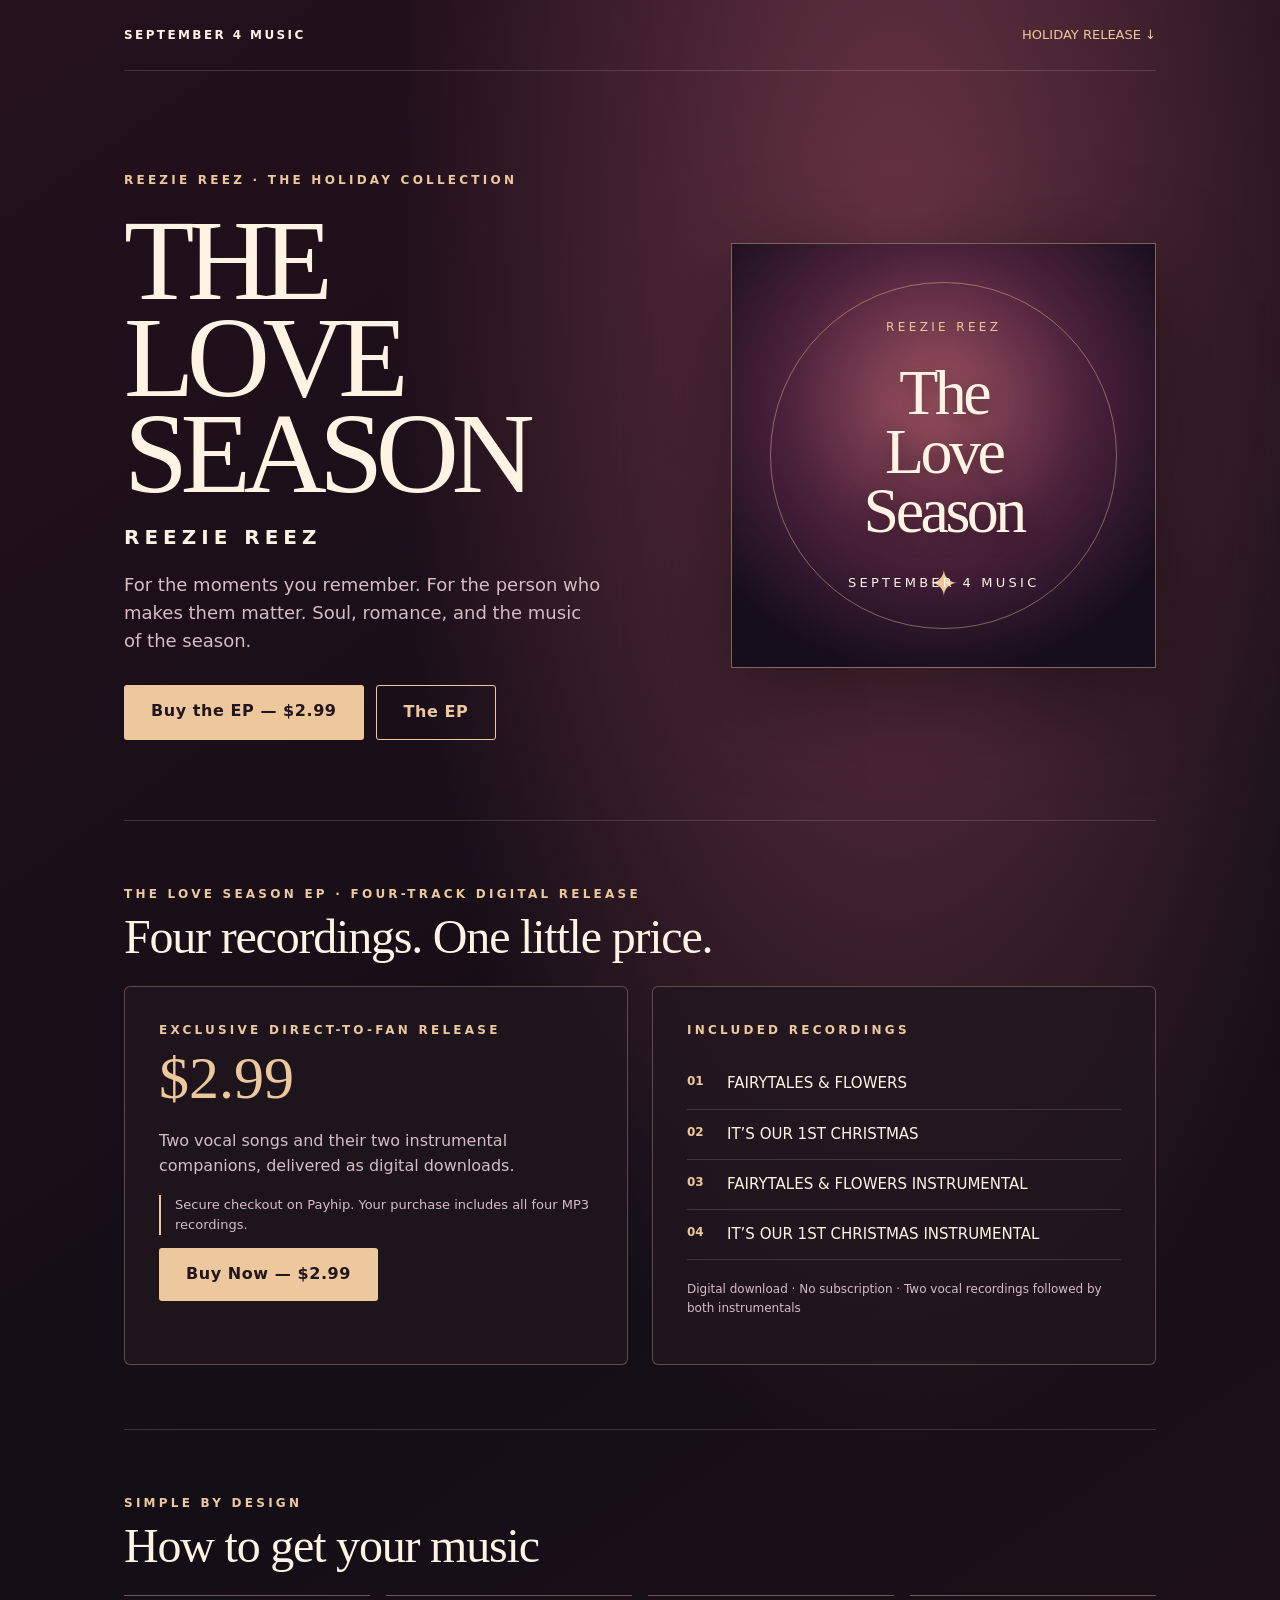
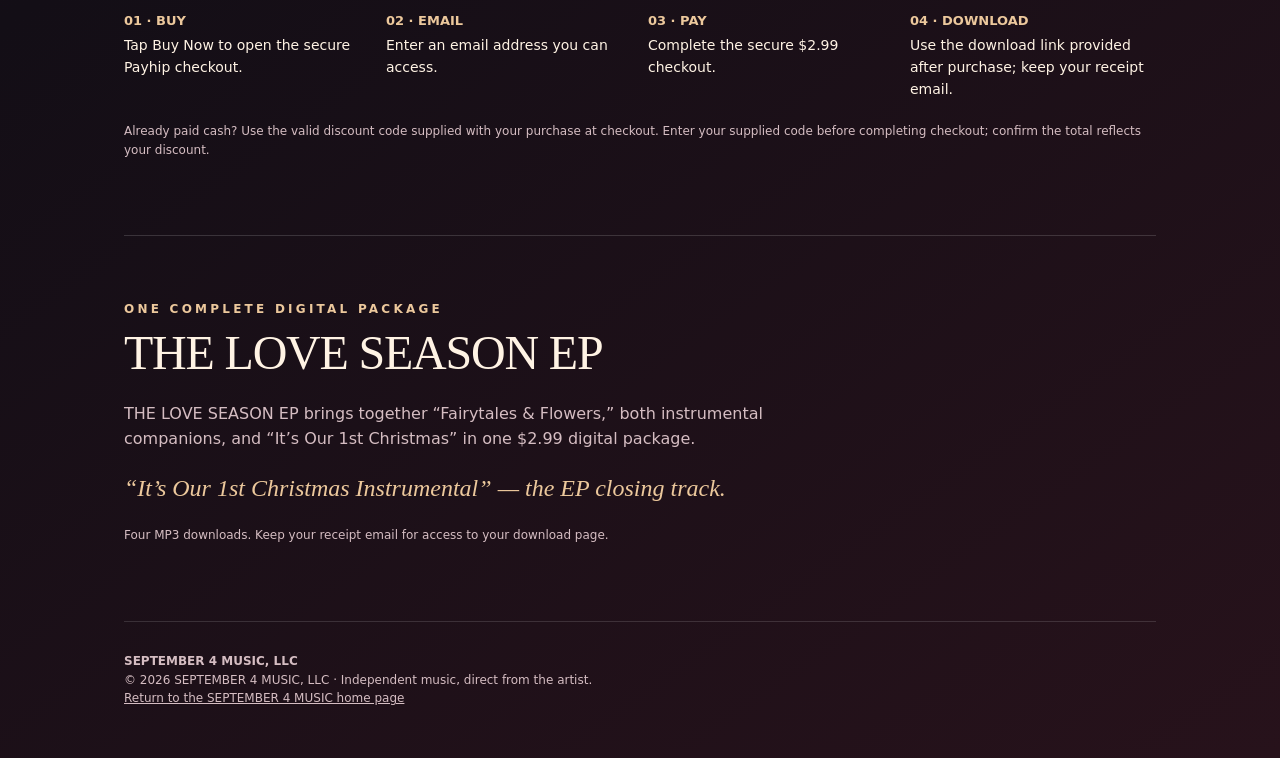
<file: love-season/index.html>
<!doctype html>
<html lang="en"><head>
<meta charset="utf-8"><meta name="viewport" content="width=device-width, initial-scale=1">
<meta name="theme-color" content="#170d16">
<title>THE LOVE SEASON | REEZIE REEZ — SEPTEMBER 4 MUSIC</title>
<meta name="description" content="THE LOVE SEASON by REEZIE REEZ. Buy the $2.99 four-track digital EP, with vocal recordings and instrumentals.">
<style>
:root{color-scheme:dark;--bg:#130e16;--card:#241823;--gold:#ecc89c;--cream:#fff3e4;--muted:#d5bdc2;--border:#76545c}
*{box-sizing:border-box}html{scroll-behavior:smooth}body{margin:0;background:radial-gradient(ellipse at 70% 12%,#6a3445 0,transparent 40%),linear-gradient(145deg,#24101d 0%,#130e16 50%,#27121b 100%);color:var(--cream);font-family:system-ui,-apple-system,"Segoe UI",sans-serif;line-height:1.55}
a{color:inherit}a:focus-visible,button:focus-visible{outline:3px solid var(--gold);outline-offset:3px}
.shell{max-width:1080px;margin:auto;padding:0 24px}.top{display:flex;align-items:center;justify-content:space-between;gap:16px;padding:25px 0;border-bottom:1px solid #ffffff24}.brand{font-size:12px;letter-spacing:.2em;text-decoration:none;font-weight:700}.nav{font-size:13px;text-decoration:none;color:var(--gold)}.hero{display:grid;grid-template-columns:minmax(0,1fr) minmax(290px,.8fr);align-items:center;gap:6vw;padding:100px 0 80px}.eyebrow{color:var(--gold);font-size:12px;letter-spacing:.27em;text-transform:uppercase;font-weight:700}.hero h1{font:clamp(66px,9vw,132px)/.84 Georgia,serif;letter-spacing:-.065em;margin:22px 0 20px}.artist{font-size:20px;letter-spacing:.25em;font-weight:650}.intro{max-width:480px;color:var(--muted);font-size:18px}.art{aspect-ratio:1;display:flex;align-items:center;justify-content:center;text-align:center;position:relative;overflow:hidden;border:1px solid #ecc89c77;background:radial-gradient(circle at 48% 37%,#9d5361 0,#4b213b 44%,#160e1d 80%);box-shadow:0 25px 90px #0007;padding:25px}.art:before{content:"";position:absolute;inset:9%;border:1px solid #eecda16e;border-radius:50%}.art:after{content:"✦";position:absolute;bottom:13%;font-size:36px;color:var(--gold)}.art-title{font:clamp(45px,5vw,74px)/.92 Georgia,serif;letter-spacing:-.055em;text-shadow:0 5px 22px #0007}.art-kicker{font-size:12px;letter-spacing:.28em;color:var(--gold);margin-bottom:28px}.art-footer{margin-top:32px;font-size:13px;letter-spacing:.25em}.art-content{z-index:1}.button{display:inline-block;text-decoration:none;border-radius:3px;padding:14px 27px;background:var(--gold);color:#22151d;font-weight:750;letter-spacing:.035em}.button.secondary{background:transparent;color:var(--gold);border:1px solid var(--gold)}.button.disabled{opacity:.7;cursor:not-allowed}.cta-row{display:flex;flex-wrap:wrap;gap:12px;margin-top:30px}.tiny{font-size:12px;color:var(--muted)}.section{padding:64px 0;border-top:1px solid #ffffff26}.section h2{font:clamp(30px,4vw,48px)/1.1 Georgia,serif;letter-spacing:-.025em;margin:8px 0 22px}.grid{display:grid;grid-template-columns:1fr 1fr;gap:24px}.panel{background:#22161fc9;border:1px solid #c49b8966;border-radius:6px;padding:34px}.price{font:60px Georgia,serif;color:var(--gold);margin:5px 0}.tracks{list-style:none;padding:0;margin:20px 0}.tracks li{display:flex;gap:18px;justify-content:space-between;border-bottom:1px solid #ffffff24;padding:13px 0}.tracks li span:first-child{color:var(--gold);font-size:12px;font-weight:700;min-width:22px}.tracks li strong{font-size:15px;font-weight:500;flex:1}.muted{color:var(--muted)}.steps{display:grid;grid-template-columns:repeat(4,1fr);gap:16px}.step{border-top:1px solid var(--border);padding-top:15px;font-size:14px}.step b{display:block;color:var(--gold);font-size:13px;margin-bottom:4px}.closer{font:italic 24px Georgia,serif;color:var(--gold)}footer{border-top:1px solid #ffffff22;padding:30px 0 50px;color:var(--muted);font-size:12px}.note{border-left:2px solid var(--gold);padding-left:14px;font-size:13px;color:var(--muted)}@media(max-width:760px){.hero,.grid{grid-template-columns:1fr}.hero{padding:50px 0}.art{max-width:540px;width:100%;margin:auto}.steps{grid-template-columns:1fr 1fr}.panel{padding:24px}.hero h1{font-size:clamp(64px,15vw,100px)}}@media(prefers-reduced-motion:reduce){html{scroll-behavior:auto}}
</style>
</head><body>
<div class="shell">
<header class="top"><a class="brand" href="/">SEPTEMBER 4 MUSIC</a><a class="nav" href="#holiday">HOLIDAY RELEASE ↓</a></header>
<main>
<section class="hero" aria-label="The Love Season">
<div><div class="eyebrow">REEZIE REEZ · THE HOLIDAY COLLECTION</div><h1>THE<br>LOVE<br>SEASON</h1><div class="artist">REEZIE REEZ</div><p class="intro">For the moments you remember. For the person who makes them matter. Soul, romance, and the music of the season.</p><div class="cta-row"><a class="button" href="https://payhip.com/b/O0ZS1">Buy the EP — $2.99</a><a class="button secondary" href="#ep">The EP</a></div></div>
<div class="art" role="img" aria-label="Decorative typographic artwork for The Love Season; not an official album-cover replacement"><div class="art-content"><div class="art-kicker">REEZIE REEZ</div><div class="art-title">The<br>Love<br>Season</div><div class="art-footer">SEPTEMBER 4 MUSIC</div></div></div>
</section>
<section id="holiday" class="section">
<div class="eyebrow">THE LOVE SEASON EP · Four-track digital release</div><h2>Four recordings. One little price.</h2>
<div class="grid"><div class="panel"><div class="eyebrow">Exclusive direct-to-fan release</div><p class="price">$2.99</p><p class="muted">Two vocal songs and their two instrumental companions, delivered as digital downloads.</p><p class="note">Secure checkout on Payhip. Your purchase includes all four MP3 recordings.</p><a class="button" href="https://payhip.com/b/O0ZS1">Buy Now — $2.99</a></div>
<div class="panel"><div class="eyebrow">Included recordings</div><ol class="tracks">
<li><span>01</span><strong>FAIRYTALES &amp; FLOWERS</strong></li><li><span>02</span><strong>IT’S OUR 1ST CHRISTMAS</strong></li><li><span>03</span><strong>FAIRYTALES &amp; FLOWERS INSTRUMENTAL</strong></li><li><span>04</span><strong>IT’S OUR 1ST CHRISTMAS INSTRUMENTAL</strong></li>
</ol><p class="tiny">Digital download · No subscription · Two vocal recordings followed by both instrumentals</p></div></div>
</section>
<section class="section" aria-labelledby="checkout-title"><div class="eyebrow">Simple by design</div><h2 id="checkout-title">How to get your music</h2><div class="steps"><div class="step"><b>01 · BUY</b>Tap Buy Now to open the secure Payhip checkout.</div><div class="step"><b>02 · EMAIL</b>Enter an email address you can access.</div><div class="step"><b>03 · PAY</b>Complete the secure $2.99 checkout.</div><div class="step"><b>04 · DOWNLOAD</b>Use the download link provided after purchase; keep your receipt email.</div></div><p class="tiny" style="margin-top:22px">Already paid cash? Use the valid discount code supplied with your purchase at checkout. Enter your supplied code before completing checkout; confirm the total reflects your discount.</p></section>
<section id="ep" class="section"><div class="eyebrow">One complete digital package</div><h2>THE LOVE SEASON EP</h2><p class="muted" style="max-width:700px">THE LOVE SEASON EP brings together “Fairytales &amp; Flowers,” both instrumental companions, and “It’s Our 1st Christmas” in one $2.99 digital package.</p><p class="closer">“It’s Our 1st Christmas Instrumental” — the EP closing track.</p><p class="tiny">Four MP3 downloads. Keep your receipt email for access to your download page.</p></section>
</main><footer><b>SEPTEMBER 4 MUSIC, LLC</b><br>© 2026 SEPTEMBER 4 MUSIC, LLC · Independent music, direct from the artist.<br><a href="/">Return to the SEPTEMBER 4 MUSIC home page</a></footer>
</div></body></html>
</file>
